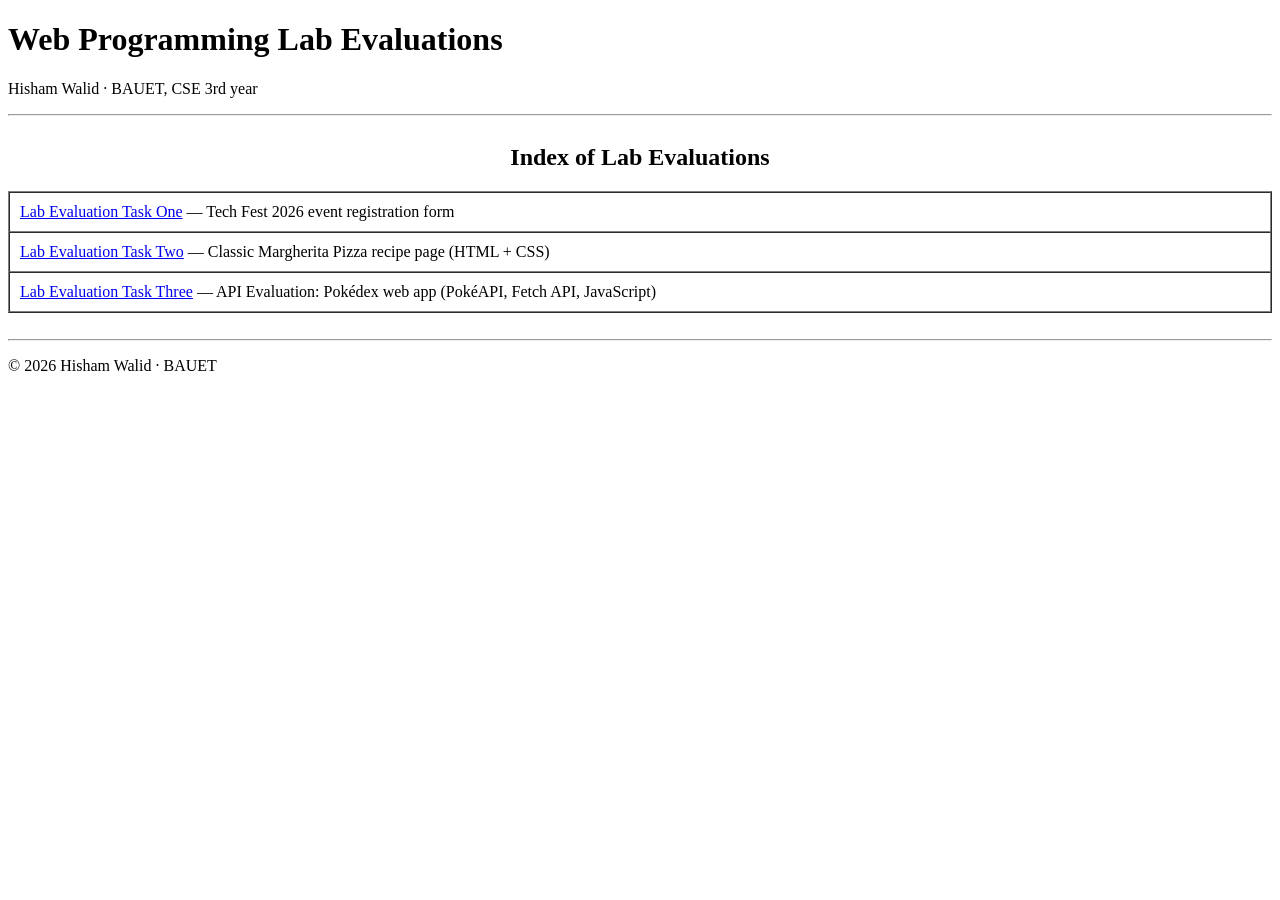
<file: index.html>
<!DOCTYPE html>
<html lang="en">
<head>
  <meta charset="UTF-8">
  <meta name="viewport" content="width=device-width, initial-scale=1.0">
  <title>Web Programming Lab Evaluations</title>
</head>
<body>

  <h1>Web Programming Lab Evaluations</h1>
  <p>Hisham Walid &middot; BAUET, CSE 3rd year</p>

  <hr>

  <table border="1" cellpadding="10" cellspacing="0" width="100%">
    <caption>
      <h2>Index of Lab Evaluations</h2>
    </caption>

    <tr>
      <td><a href="form/test%203.html">Lab Evaluation Task One</a> &mdash; Tech Fest 2026 event registration form</td>
    </tr>
    <tr>
      <td><a href="10-8/lab%20evaluation.html">Lab Evaluation Task Two</a> &mdash; Classic Margherita Pizza recipe page (HTML + CSS)</td>
    </tr>
    <tr>
      <td><a href="pok-api/index.html">Lab Evaluation Task Three</a> &mdash; API Evaluation: Pok&eacute;dex web app (Pok&eacute;API, Fetch API, JavaScript)</td>
    </tr>
  </table>

  <br>

  <hr>

  <footer>
    <p>&copy; 2026 Hisham Walid &middot; BAUET</p>
  </footer>

</body>
</html>
</file>
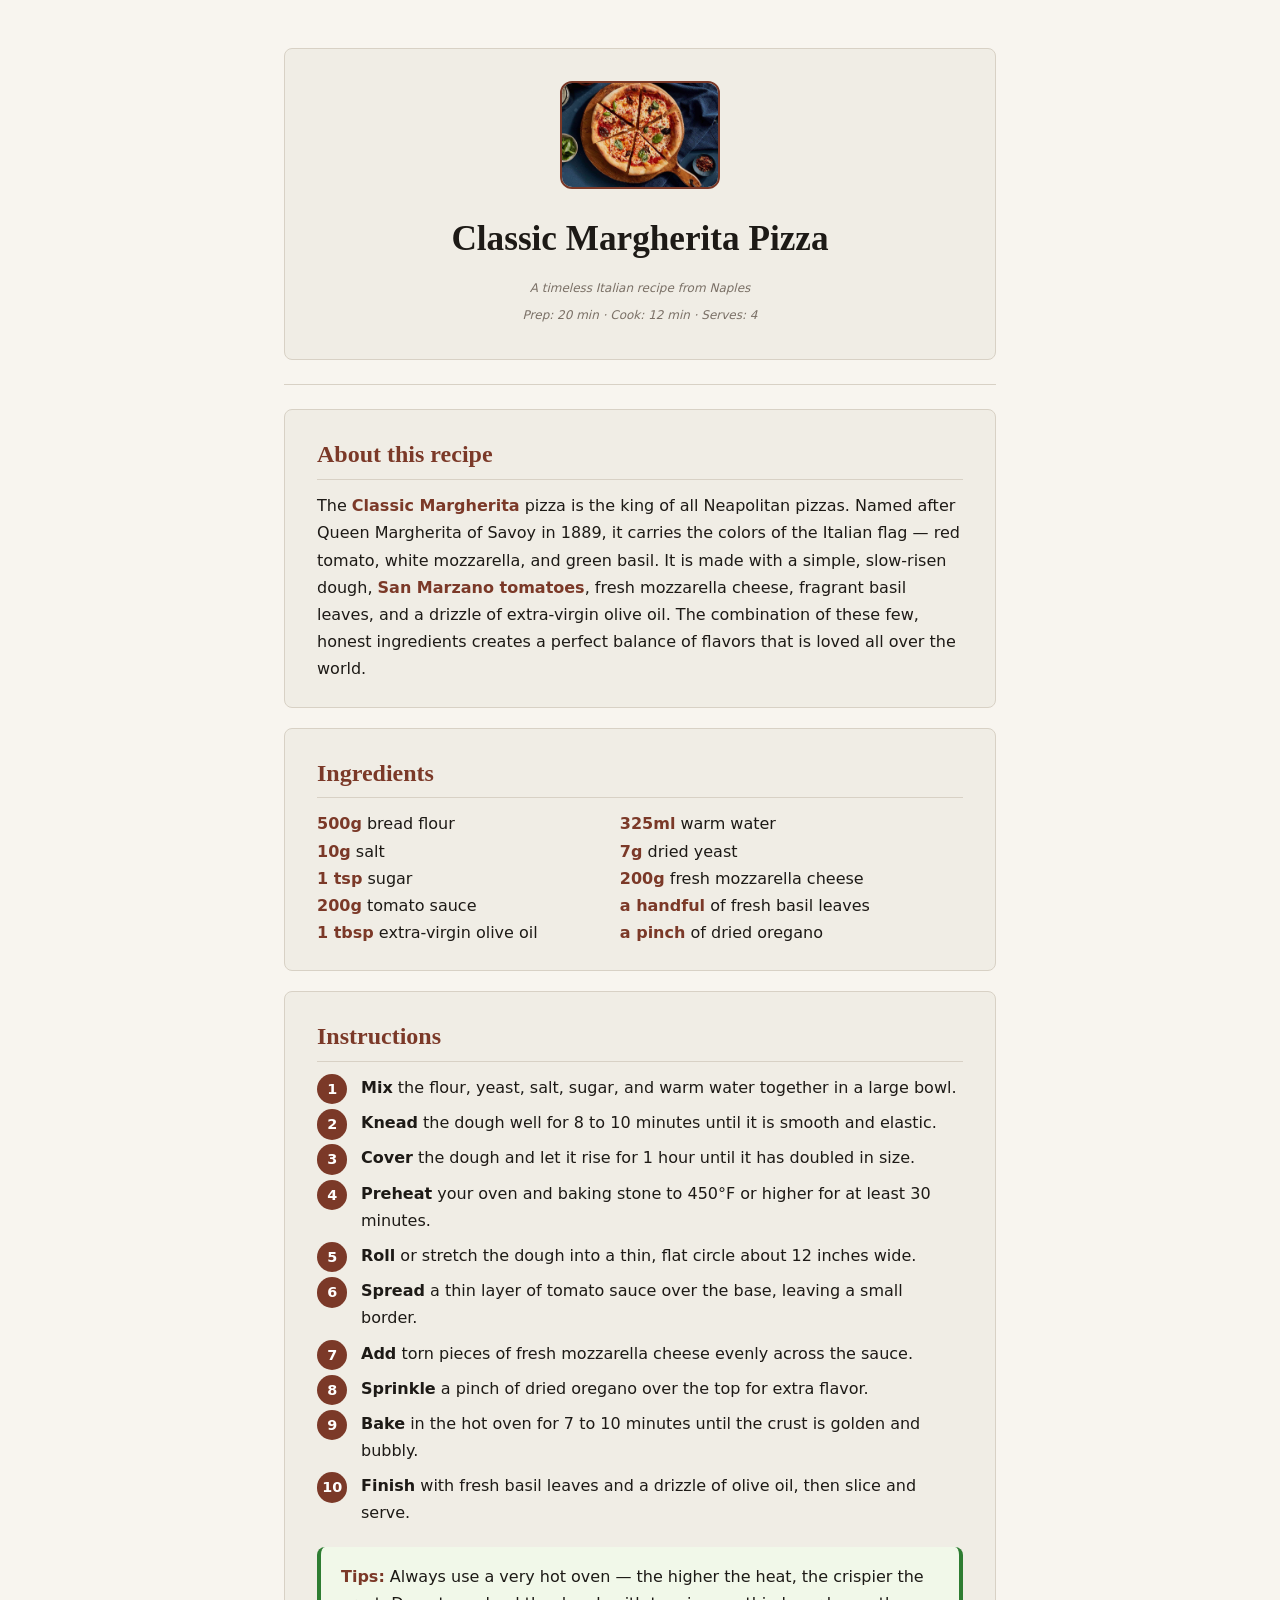
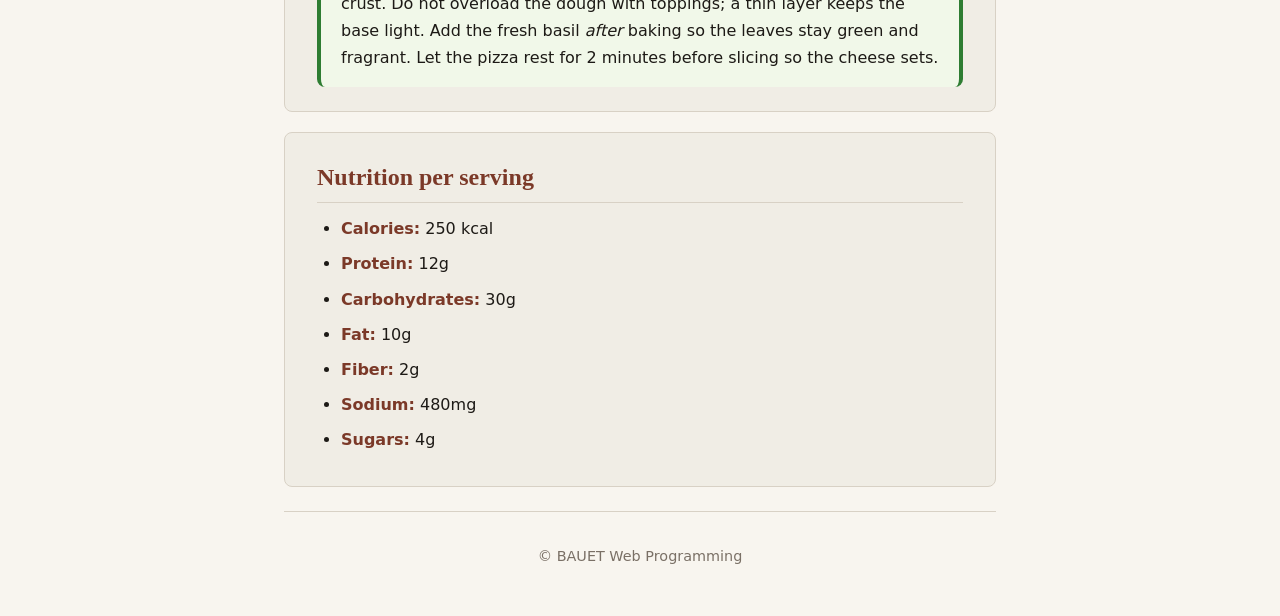
<file: 10-8/lab evaluation.html>
<!doctype html>
<html lang="en">
  <head>
    <meta charset="UTF-8" />
    <title>Lab Evaluation</title>
  </head>
  <body>
    <link rel="stylesheet" href="pizza.css" />
    <header align="center">
      <img src="pizza.jpeg" alt="Pizza" />
      <h1>Classic Margherita Pizza</h1>
      <p><em>A timeless Italian recipe from Naples</em></p>
      <p><em>Prep: 20 min &middot; Cook: 12 min &middot; Serves: 4</em></p>
    </header>

    <hr />

    <main>
      <section>
        <h2>About this recipe</h2>
        <p>
          The <strong>Classic Margherita</strong> pizza is the king of all Neapolitan pizzas.
          Named after Queen Margherita of Savoy in 1889, it carries the colors of the
          Italian flag &mdash; red tomato, white mozzarella, and green basil. It is made
          with a simple, slow-risen dough, <strong>San Marzano tomatoes</strong>, fresh
          mozzarella cheese, fragrant basil leaves, and a drizzle of extra-virgin olive oil.
          The combination of these few, honest ingredients creates a perfect balance of
          flavors that is loved all over the world.
        </p>
      </section>

      <section>
        <h2>Ingredients</h2>
        <table>
          <tr>
            <td> <strong>500g</strong> bread flour</td>
            <td> <strong>325ml</strong> warm water</td>
          </tr>
          <tr>
            <td> <strong>10g</strong> salt</td>
            <td> <strong>7g</strong> dried yeast</td>
          </tr>
          <tr>
            <td> <strong>1 tsp</strong> sugar</td>
            <td> <strong>200g</strong> fresh mozzarella cheese</td>
          </tr>
          <tr>
            <td> <strong>200g</strong> tomato sauce</td>
            <td> <strong>a handful</strong> of fresh basil leaves</td>
          </tr>
          <tr>
            <td> <strong>1 tbsp</strong> extra-virgin olive oil</td>
            <td> <strong>a pinch</strong> of dried oregano</td>
          </tr>
        </table>
      </section>

      <section>
        <h2>Instructions</h2>
        <ol>
    <li><strong>Mix</strong> the flour, yeast, salt, sugar, and warm water together in a large bowl.</li>
    <li><strong>Knead</strong> the dough well for 8 to 10 minutes until it is smooth and elastic.</li>
    <li><strong>Cover</strong> the dough and let it rise for 1 hour until it has doubled in size.</li>
    <li><strong>Preheat</strong> your oven and baking stone to 450&deg;F or higher for at least 30 minutes.</li>
    <li><strong>Roll</strong> or stretch the dough into a thin, flat circle about 12 inches wide.</li>
    <li><strong>Spread</strong> a thin layer of tomato sauce over the base, leaving a small border.</li>
    <li><strong>Add</strong> torn pieces of fresh mozzarella cheese evenly across the sauce.</li>
    <li><strong>Sprinkle</strong> a pinch of dried oregano over the top for extra flavor.</li>
    <li><strong>Bake</strong> in the hot oven for 7 to 10 minutes until the crust is golden and bubbly.</li>
    <li><strong>Finish</strong> with fresh basil leaves and a drizzle of olive oil, then slice and serve.</li>
        </ol>

        <div
          style="
            border-left: 4px solid #2E7D32;
            border-right: 4px solid #2E7D32;
            background-color: #F1F8E9;
            border-radius: 8px;
            padding: 1rem 1.25rem;
            margin-top: 1.25rem;
          "
        >
          <p>
            <strong>Tips:</strong> Always use a very hot oven &mdash; the higher the
            heat, the crispier the crust. Do not overload the dough with toppings; a thin
            layer keeps the base light. Add the fresh basil <em>after</em> baking so the
            leaves stay green and fragrant. Let the pizza rest for 2 minutes before
            slicing so the cheese sets.
          </p>
        </div>
      </section>

      <section>
        <h2>Nutrition per serving</h2>
        <ul>
            <li><strong>Calories:</strong> 250 kcal</li>
            <li><strong>Protein:</strong> 12g</li>
            <li><strong>Carbohydrates:</strong> 30g</li>
            <li><strong>Fat:</strong> 10g</li>
            <li><strong>Fiber:</strong> 2g</li>
            <li><strong>Sodium:</strong> 480mg</li>
            <li><strong>Sugars:</strong> 4g</li>
        </ul>
      </section>
    </main>

    <hr />

    <footer>
      <p>&copy; BAUET Web Programming</p>
    </footer>
  </body>
</html>
</file>
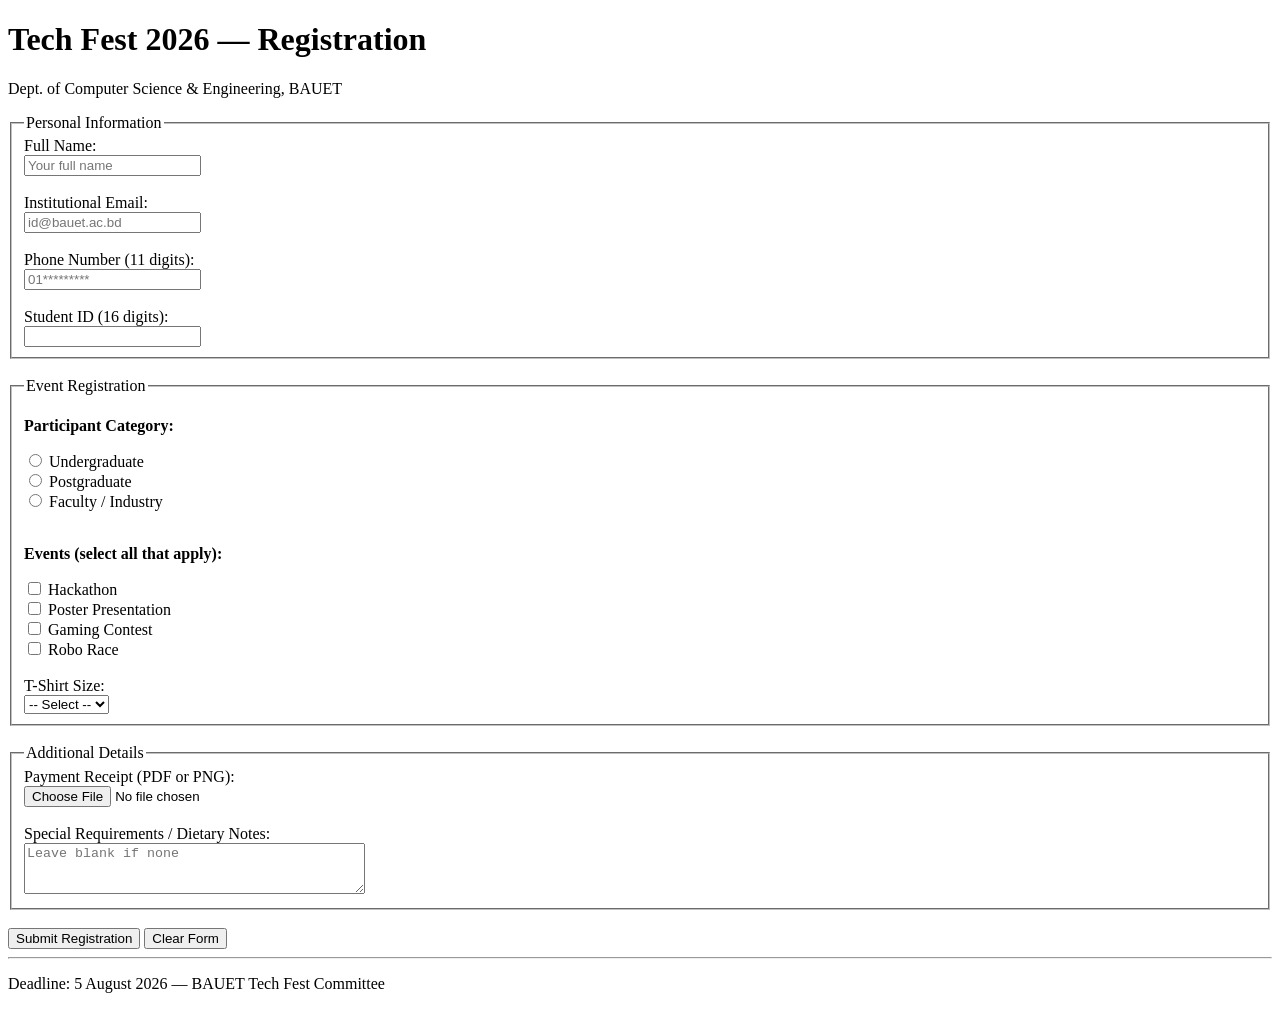
<file: form/test 3.html>
<!DOCTYPE html>
<html lang="en">
    <head>
    <meta charset="UTF-8">
    <meta name="viewport" content="width=device-width, initial-scale=1.0">
    <title>BAUET Tech Fest 2026 — Registration</title>
    </head>
    <body>
        <H1>Tech Fest 2026 — Registration</H1>
        <p>Dept. of Computer Science &amp; Engineering, BAUET</p>
<form action="#" method="POST">
  <fieldset>
    <legend>Personal Information</legend>
    <label for="fn">Full Name:</label><br>
    <input type="text" id="fn" name="fullname" placeholder="Your full name" required><br><br>
    <label for="em">Institutional Email:</label><br>
    <input type="email" id="em" name="email" placeholder="id@bauet.ac.bd" required><br><br>
    <label for="ph">Phone Number (11 digits):</label><br>
    <input type="tel" id="ph" name="phone" pattern="[0-9]{11}" placeholder="01*********" required><br><br>
    <label for="sid">Student ID (16 digits):</label><br>
    <input type="text" id="sid" name="studentid" pattern="[0-9]{9}" title="16 digits" required>
  </fieldset>
  <br>
</form>
<fieldset>
    <legend >Event Registration</legend>
    <p><strong>Participant Category:</strong></p>
    <input type="radio" id="ug" name="category" value="undergrad" required>
    <label for="ug">Undergraduate</label><br>
    <input type="radio" id="pg" name="category" value="postgrad">
    <label for="pg">Postgraduate</label><br>
    <input type="radio" id="fac" name="category" value="faculty">
    <label for="fac">Faculty / Industry</label>
    <br><br>
    <p><strong>Events (select all that apply):</strong></p>
    <input type="checkbox" id="ev1" name="events[]" value="hackathon">
    <label for="ev1">Hackathon</label><br>
    <input type="checkbox" id="ev2" name="events[]" value="poster">
    <label for="ev2">Poster Presentation</label><br>
    <input type="checkbox" id="ev3" name="events[]" value="gaming">
    <label for="ev3">Gaming Contest</label><br>
    <input type="checkbox" id="ev4" name="events[]" value="robo">
    <label for="ev4">Robo Race</label>
    <br><br>
    <label for="ts">T-Shirt Size:</label><br>
    <select id="ts" name="tshirt_size">
      <option value="">-- Select --</option>
      <option>S</option><option>M</option><option>L</option><option>XL</option><option>XXL</option>
    </select>
  </fieldset>
  <br>
  <fieldset>
    <legend>Additional Details</legend>
    <label for="rc">Payment Receipt (PDF or PNG):</label><br>
    <input type="file" id="rc" name="receipt" accept=".pdf,.png"><br><br>
    <label for="sr">Special Requirements / Dietary Notes:</label><br>
    <textarea id="sr" name="special" rows="3" cols="40" placeholder="Leave blank if none"></textarea>
  </fieldset>
  <br>
  <button type="submit">Submit Registration</button>
  <button type="reset">Clear Form</button>
</form>
</main>
<hr>
<footer><p>Deadline: 5 August 2026 &mdash; BAUET Tech Fest Committee</p></footer>
    </body>
</html>
</file>
<file: 10-8/pizza.css>
/* 1. CSS VARIABLES (Theme Colors & Local System Fonts) */
:root {
  --paper: #F8F5EF;
  --surface: #F0EDE5;
  --ink: #1D1A16;
  --stone: #7A7066;
  --rule: #D8D1C5;
  --accent: #7B3928;
  --serif-font: 'Georgia', 'Garamond', 'Times New Roman', serif;
  --sans-font: system-ui, -apple-system, BlinkMacSystemFont, 'Segoe UI', Roboto, sans-serif;
}

/* 2. UNIVERSAL RESET */
*, *::before, *::after {
  box-sizing: border-box;
  margin: 0;
  padding: 0;
}

/* 3. PAGE BODY & CONTAINER */
body {
  font-family: var(--sans-font);
  background-color: var(--paper);
  color: var(--ink);
  line-height: 1.7;
  max-width: 760px;
  margin: 0 auto;
  padding: 3rem 1.5rem;
}

/* 4. HEADER & PROFILE IMAGE */
header {
  background-color: var(--surface);
  border: 1px solid var(--rule);
  border-radius: 8px;
  padding: 2rem;
  margin-bottom: 1.5rem;
  text-align: center;
}

header img {
  width: 160px;
  height: auto;
  border-radius: 12px;
  border: 2px solid var(--accent);
  margin-bottom: 0.75rem;
  transform: scaleX(-1);
}

header h1 {
  font-family: var(--serif-font);
  font-size: 2.2rem;
  color: var(--ink);
  margin-bottom: 0.25rem;
}

header p em {
  color: var(--stone);
  font-style: italic;
  font-size: .75rem;
}

/* 5. DIVIDERS (HR) */
hr {
  border: none;
  border-top: 1px solid var(--rule);
  margin: 1.5rem 0;
}

/* 6. MAIN CONTENT & SECTIONS */
main {
  display: flex;
  flex-direction: column;
  gap: 1.25rem;
}

section {
  background-color: var(--surface);
  border: 1px solid var(--rule);
  border-radius: 8px;
  padding: 1.5rem 2rem;
}

section h2 {
  font-family: var(--serif-font);
  font-size: 1.5rem;
  color: var(--accent);
  margin-bottom: 0.75rem;
  padding-bottom: 0.25rem;
  border-bottom: 1px solid var(--rule);
}

section p {
  color: var(--ink);
  font-size: 1rem;
}

section p strong {
  color: var(--accent);
  font-weight: 600;
}

section table strong{
  color: var(--accent);
  font-weight: 600;
}

section ul strong {
  color: var(--accent);
  font-weight: 600;
}

section table {
  width: 100%;
  border-collapse: collapse;
  margin-top: 0.5rem;
}

/* 7. LISTS (OL & UL) */
ol, ul {
  margin-top: 0.5rem;
}

ul {
  padding-left: 1.5rem;
}

li {
  margin-bottom: 0.5rem;
  color: var(--ink);
}

/* 7a. INSTRUCTIONS LIST — ROUND NUMBER BADGES */
section ol {
  list-style: none;
  padding-left: 0;
  counter-reset: step;
}

section ol li {
  counter-increment: step;
  position: relative;
  padding-left: 2.75rem;
}

section ol li::before {
  content: counter(step);
  position: absolute;
  left: 0;
  top: 0;
  width: 1.9rem;
  height: 1.9rem;
  border-radius: 50%;
  background-color: var(--accent);
  color: #FFFFFF;
  font-size: 0.9rem;
  font-weight: 600;
  display: flex;
  align-items: center;
  justify-content: center;
}

/* 8. LINKS (A) */
a {
  color: var(--accent);
  text-decoration: none;
  font-weight: 500;
}

a:hover {
  color: #5A2A1C;
  text-decoration: underline;
}

/* 9. FOOTER */
footer {
  text-align: center;
  color: var(--stone);
  font-size: 0.9rem;
  padding-top: 0.5rem;
}
</file>
